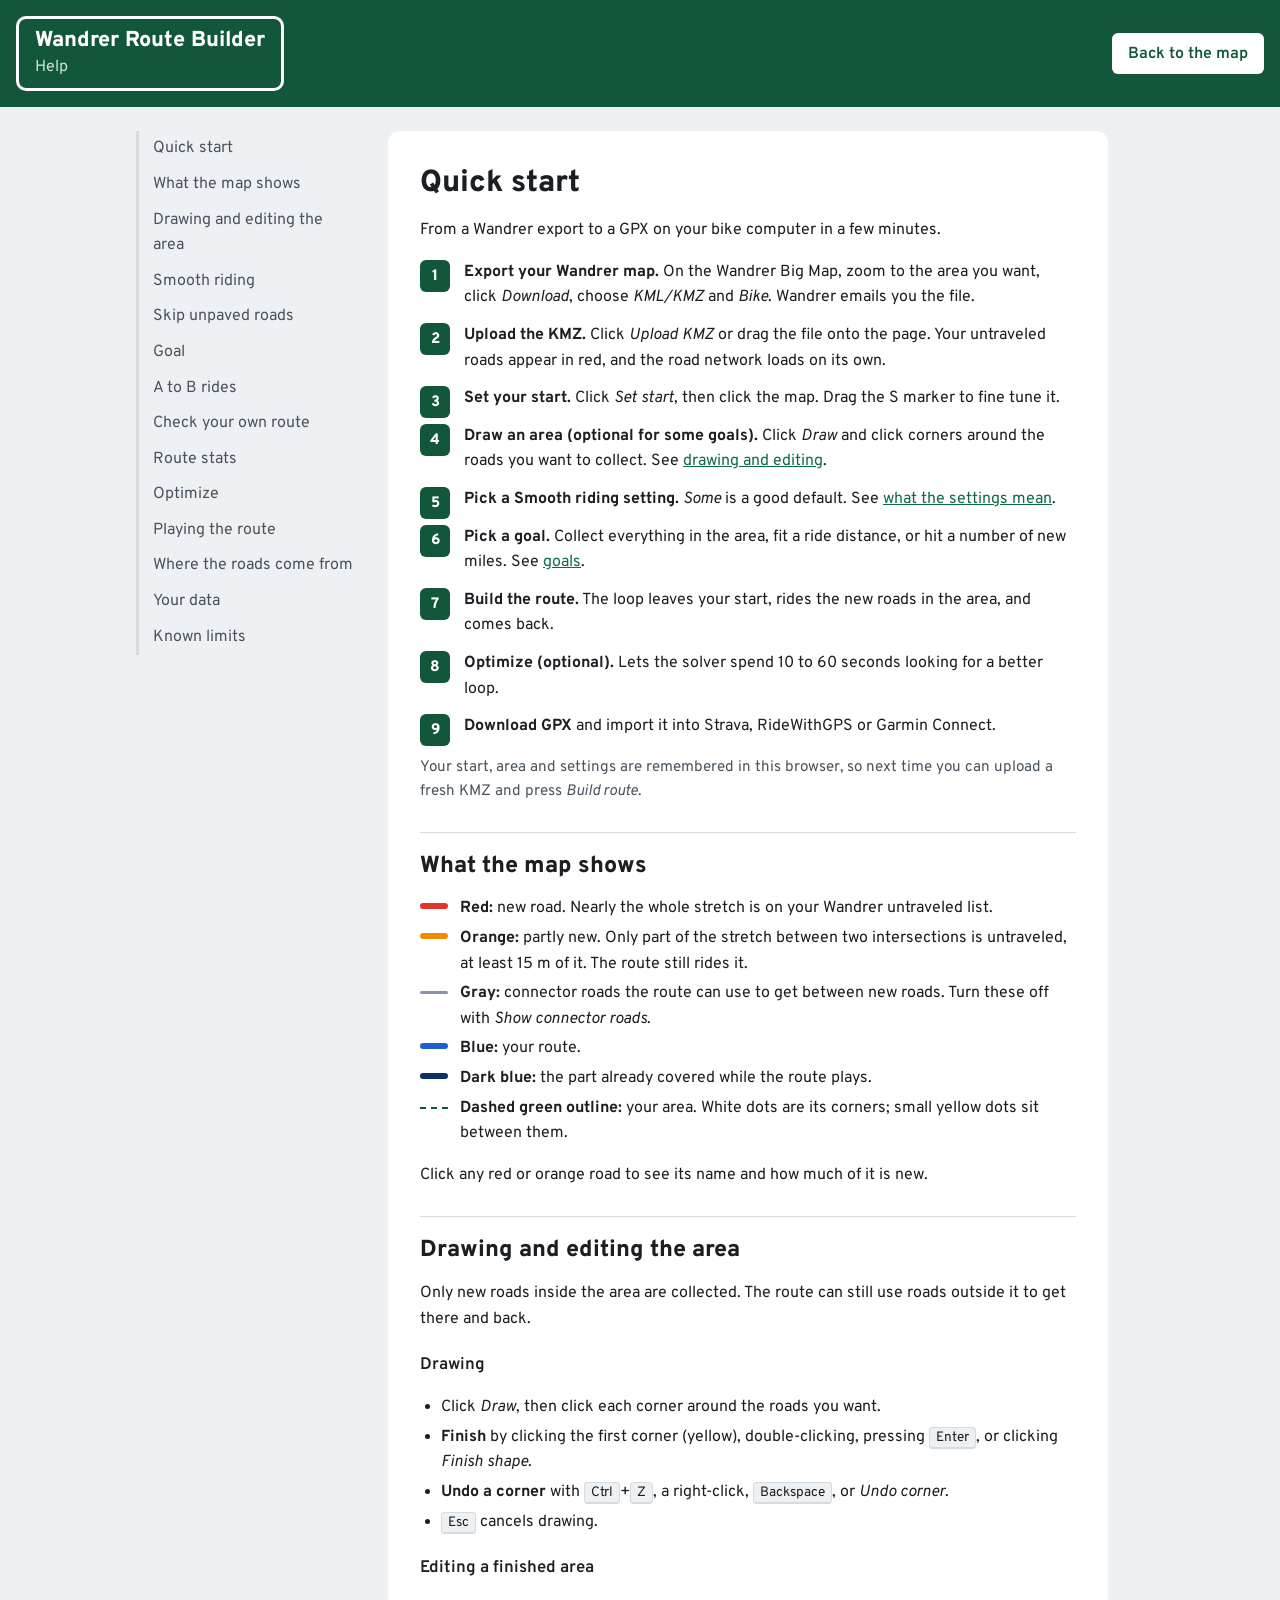
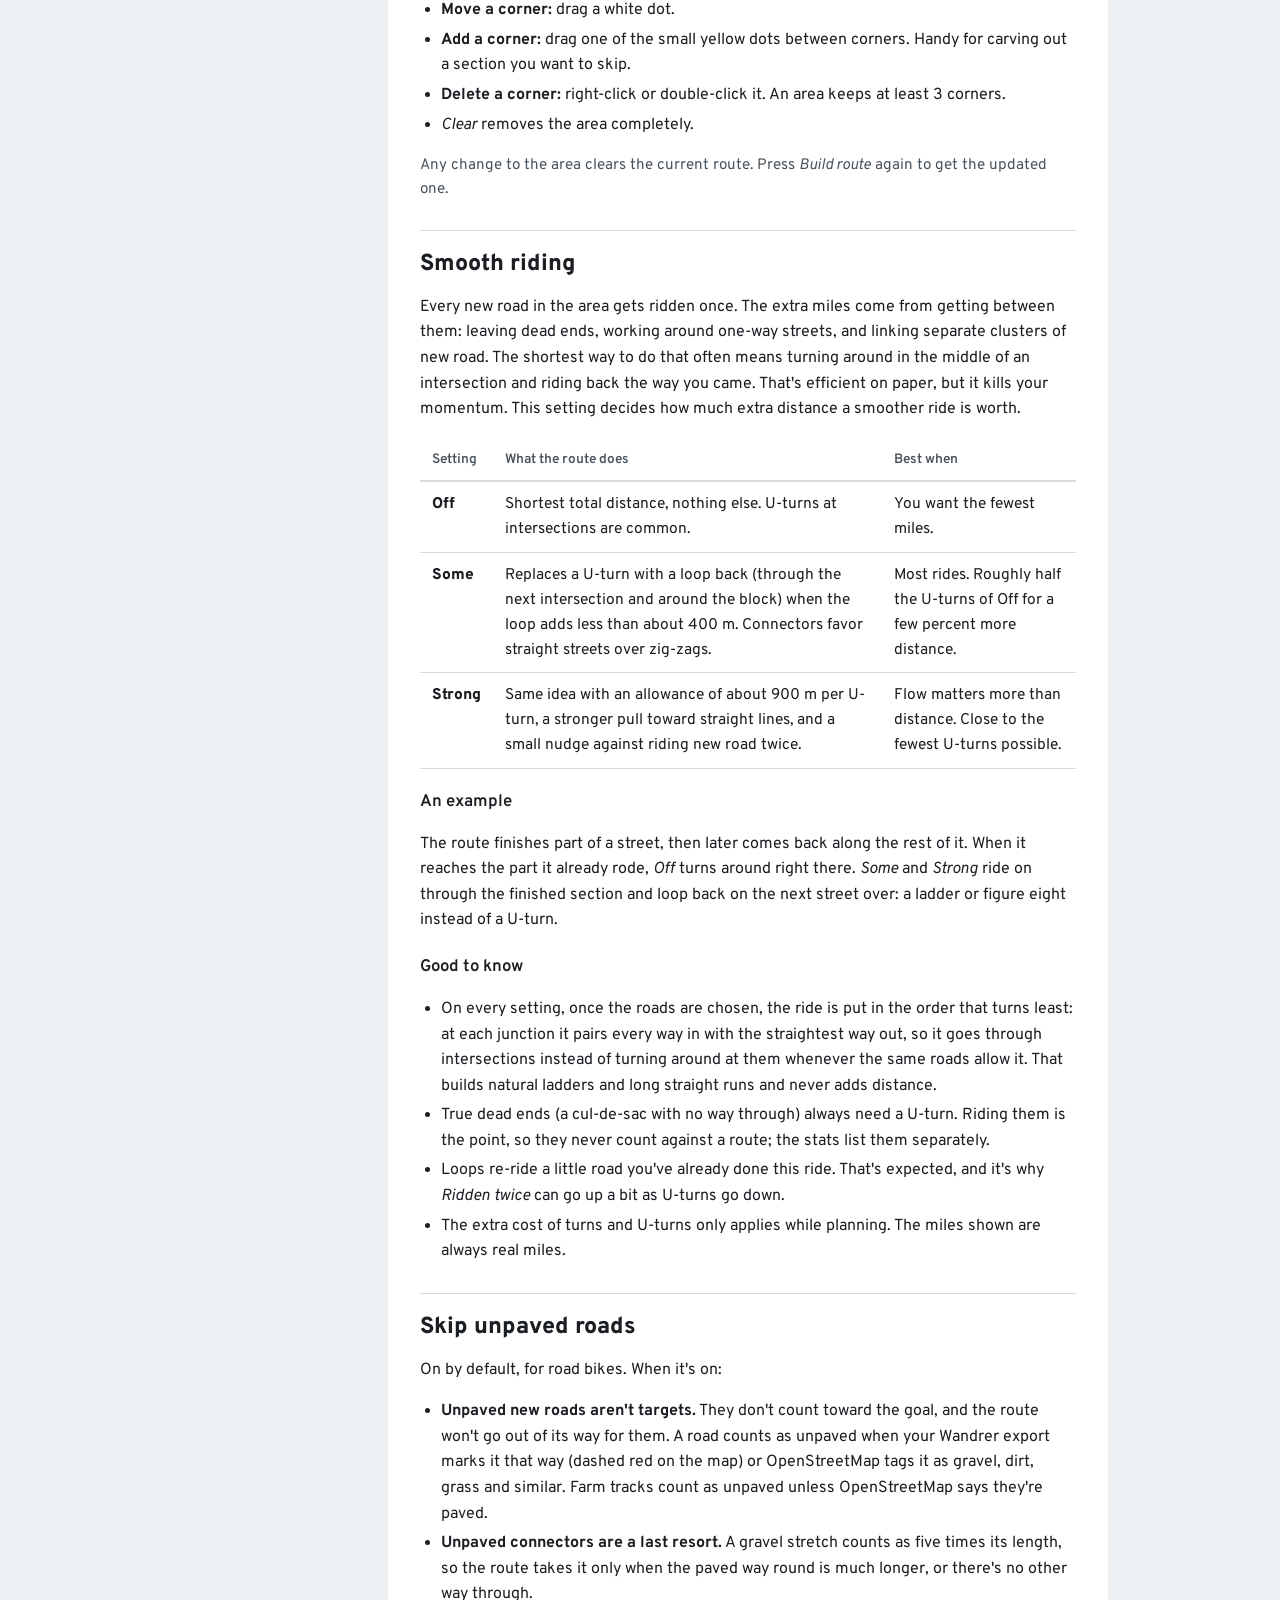
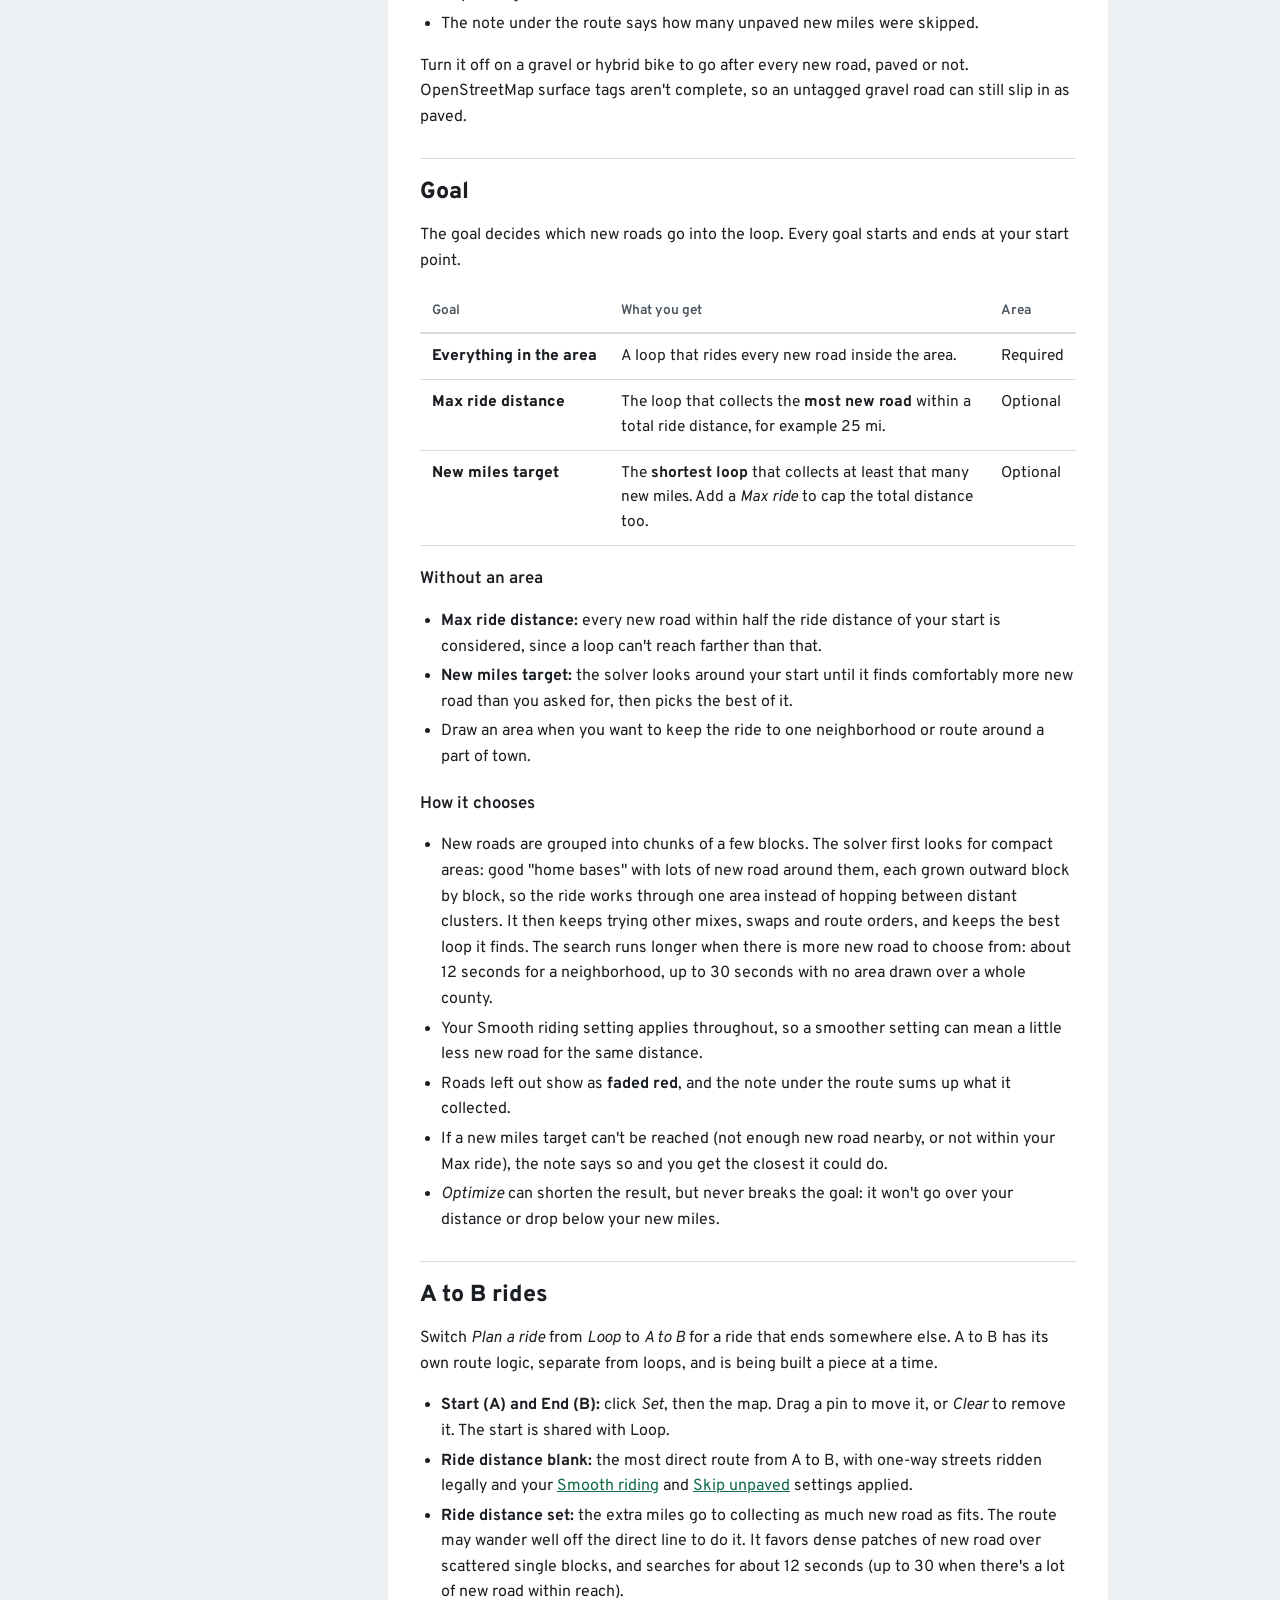
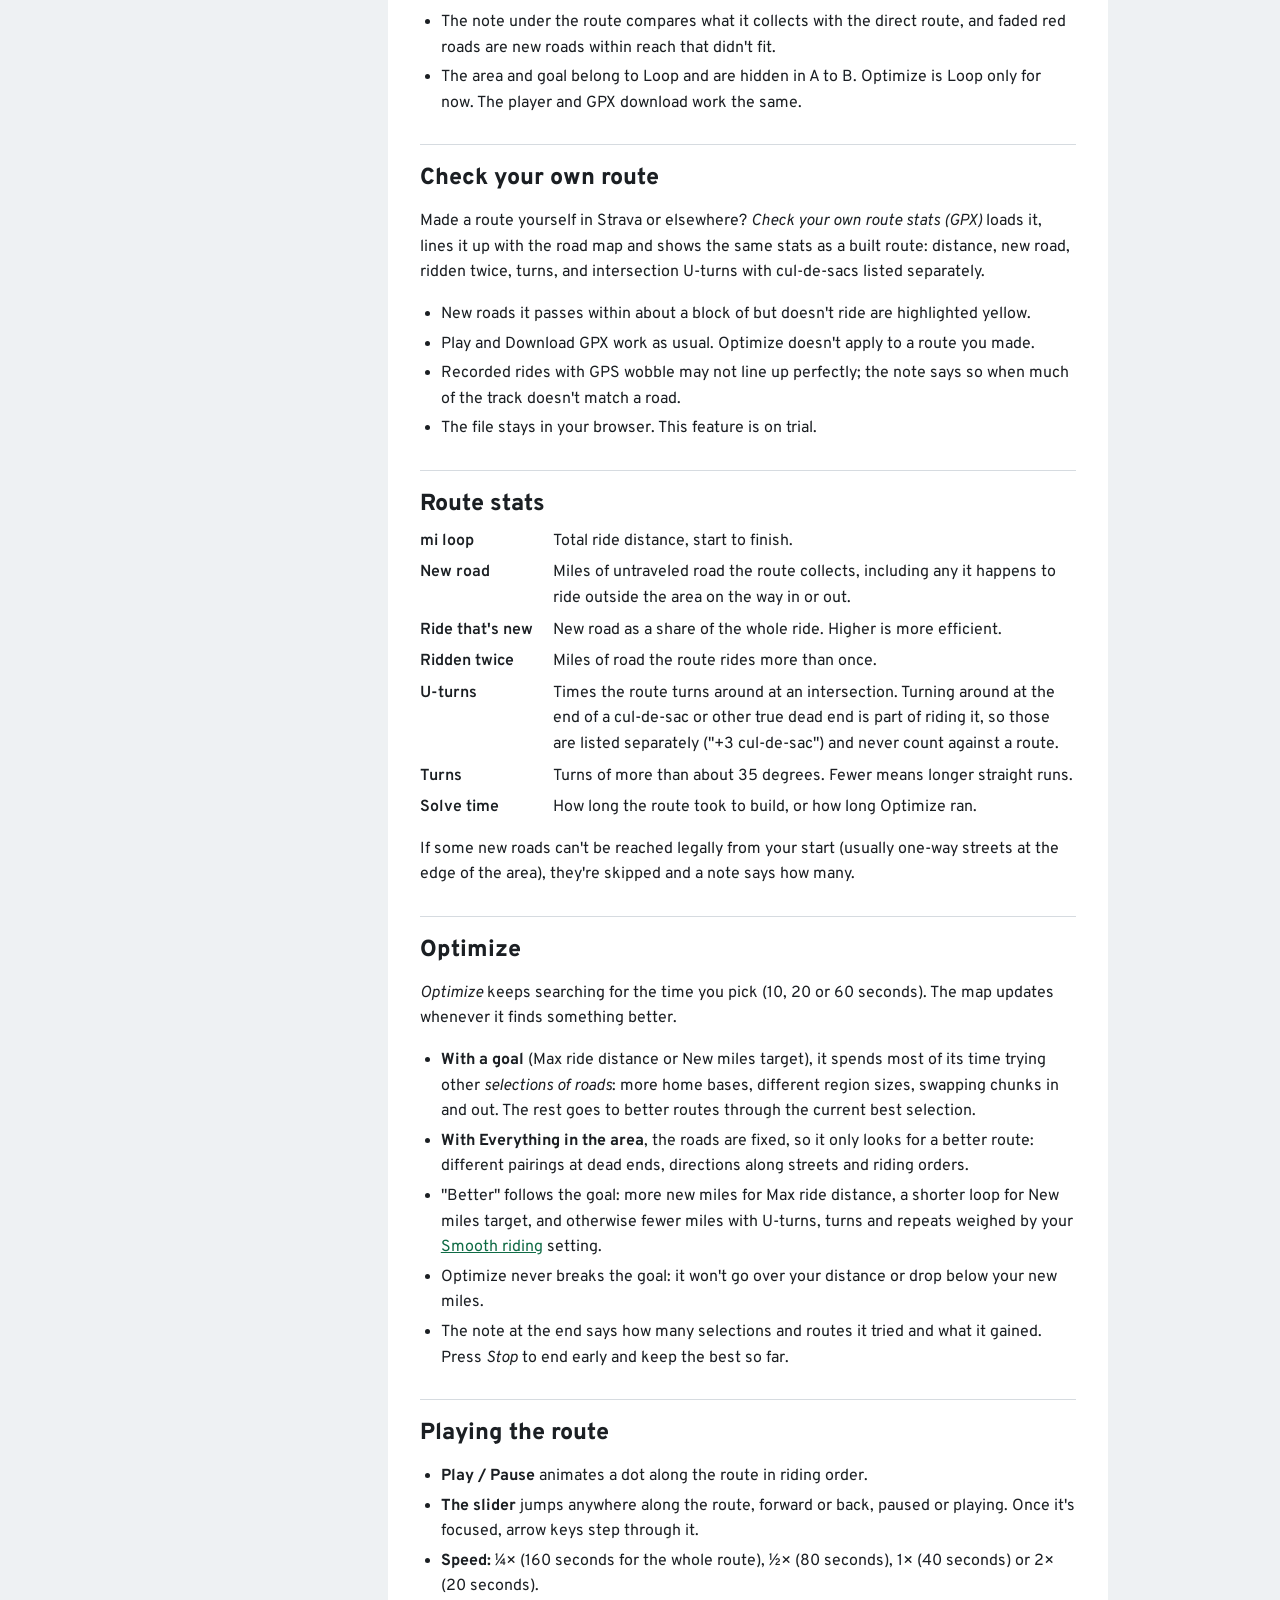
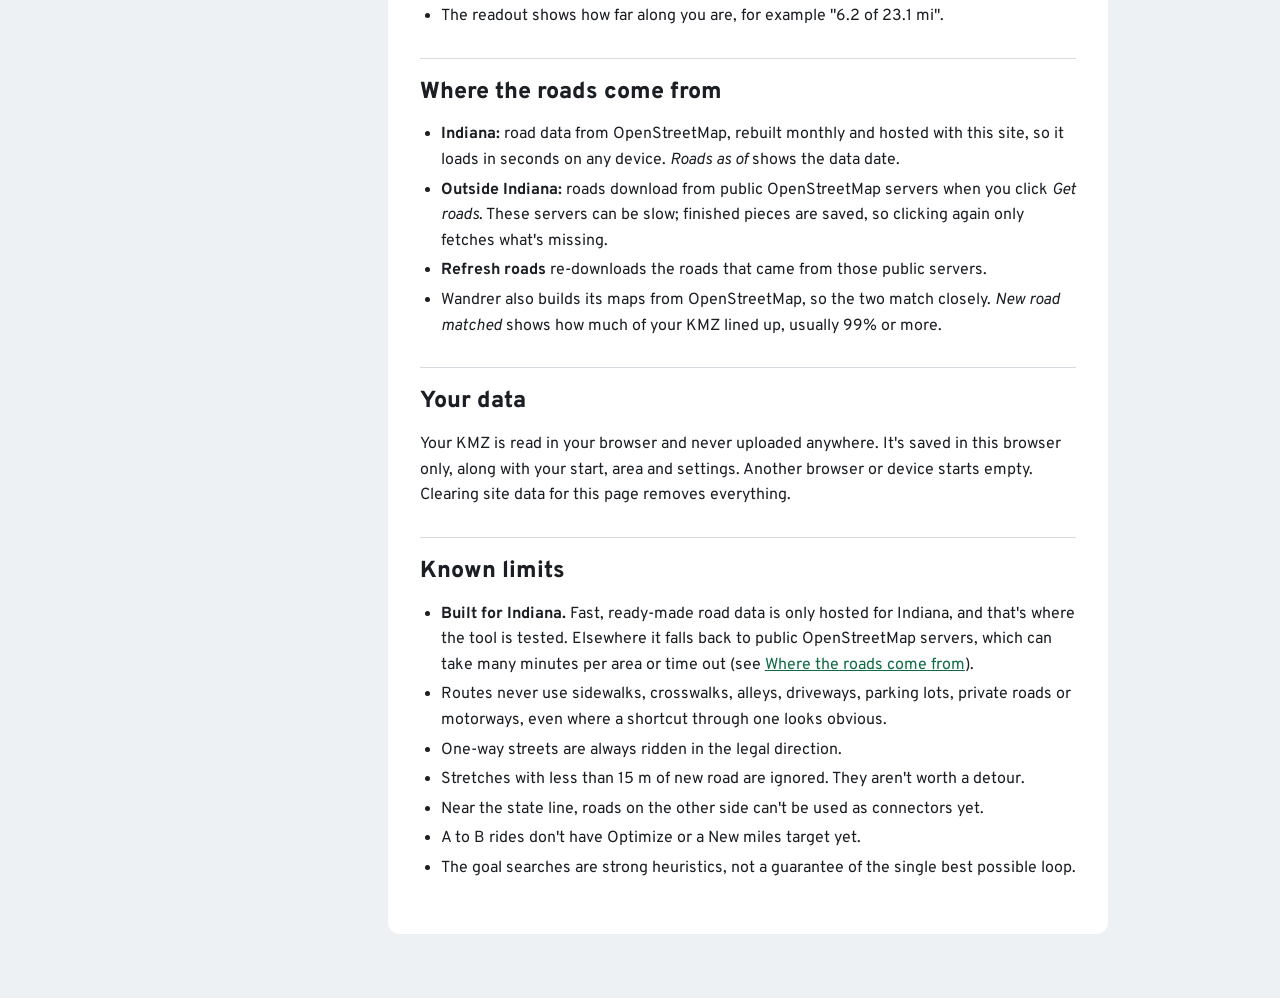
<file: help.html>
<!doctype html>
<html lang="en">
<head>
  <meta charset="utf-8">
  <meta name="viewport" content="width=device-width, initial-scale=1">
  <title>Help: Wandrer Route Builder</title>
  <meta name="description" content="How to use Wandrer Route Builder.">
  <link rel="preconnect" href="https://fonts.googleapis.com">
  <link rel="preconnect" href="https://fonts.gstatic.com" crossorigin>
  <link href="https://fonts.googleapis.com/css2?family=Overpass:wght@400;600;800&display=swap" rel="stylesheet">
  <link rel="stylesheet" href="css/help.css?v=21">
</head>
<body>
  <header class="help-top">
    <div class="sign">
      <p class="sign-title">Wandrer Route Builder</p>
      <p class="sign-sub">Help</p>
    </div>
    <a class="back" href="./">Back to the map</a>
  </header>

  <div class="help-wrap">
    <nav class="toc" aria-label="On this page">
      <ol>
        <li><a href="#quick-start">Quick start</a></li>
        <li><a href="#colors">What the map shows</a></li>
        <li><a href="#area">Drawing and editing the area</a></li>
        <li><a href="#smooth">Smooth riding</a></li>
        <li><a href="#unpaved">Skip unpaved roads</a></li>
        <li><a href="#goals">Goal</a></li>
        <li><a href="#atob">A to B rides</a></li>
        <li><a href="#check">Check your own route</a></li>
        <li><a href="#stats">Route stats</a></li>
        <li><a href="#optimize">Optimize</a></li>
        <li><a href="#player">Playing the route</a></li>
        <li><a href="#data">Where the roads come from</a></li>
        <li><a href="#privacy">Your data</a></li>
        <li><a href="#limits">Known limits</a></li>
      </ol>
    </nav>

    <main class="help">
      <section id="quick-start">
        <h1>Quick start</h1>
        <p>From a Wandrer export to a GPX on your bike computer in a few minutes.</p>
        <ol class="steps">
          <li><strong>Export your Wandrer map.</strong> On the Wandrer Big Map, zoom to the area you want, click <em>Download</em>, choose <em>KML/KMZ</em> and <em>Bike</em>. Wandrer emails you the file.</li>
          <li><strong>Upload the KMZ.</strong> Click <em>Upload KMZ</em> or drag the file onto the page. Your untraveled roads appear in red, and the road network loads on its own.</li>
          <li><strong>Set your start.</strong> Click <em>Set start</em>, then click the map. Drag the S marker to fine tune it.</li>
          <li><strong>Draw an area (optional for some goals).</strong> Click <em>Draw</em> and click corners around the roads you want to collect. See <a href="#area">drawing and editing</a>.</li>
          <li><strong>Pick a Smooth riding setting.</strong> <em>Some</em> is a good default. See <a href="#smooth">what the settings mean</a>.</li>
          <li><strong>Pick a goal.</strong> Collect everything in the area, fit a ride distance, or hit a number of new miles. See <a href="#goals">goals</a>.</li>
          <li><strong>Build the route.</strong> The loop leaves your start, rides the new roads in the area, and comes back.</li>
          <li><strong>Optimize (optional).</strong> Lets the solver spend 10 to 60 seconds looking for a better loop.</li>
          <li><strong>Download GPX</strong> and import it into Strava, RideWithGPS or Garmin Connect.</li>
        </ol>
        <p class="note">Your start, area and settings are remembered in this browser, so next time you can upload a fresh KMZ and press <em>Build route</em>.</p>
      </section>

      <section id="colors">
        <h2>What the map shows</h2>
        <ul class="legend">
          <li><span class="swatch red"></span><span><strong>Red:</strong> new road. Nearly the whole stretch is on your Wandrer untraveled list.</span></li>
          <li><span class="swatch orange"></span><span><strong>Orange:</strong> partly new. Only part of the stretch between two intersections is untraveled, at least 15 m of it. The route still rides it.</span></li>
          <li><span class="swatch gray"></span><span><strong>Gray:</strong> connector roads the route can use to get between new roads. Turn these off with <em>Show connector roads</em>.</span></li>
          <li><span class="swatch blue"></span><span><strong>Blue:</strong> your route.</span></li>
          <li><span class="swatch navy"></span><span><strong>Dark blue:</strong> the part already covered while the route plays.</span></li>
          <li><span class="swatch dash"></span><span><strong>Dashed green outline:</strong> your area. White dots are its corners; small yellow dots sit between them.</span></li>
        </ul>
        <p>Click any red or orange road to see its name and how much of it is new.</p>
      </section>

      <section id="area">
        <h2>Drawing and editing the area</h2>
        <p>Only new roads inside the area are collected. The route can still use roads outside it to get there and back.</p>
        <h3>Drawing</h3>
        <ul>
          <li>Click <em>Draw</em>, then click each corner around the roads you want.</li>
          <li><strong>Finish</strong> by clicking the first corner (yellow), double-clicking, pressing <kbd>Enter</kbd>, or clicking <em>Finish shape</em>.</li>
          <li><strong>Undo a corner</strong> with <kbd>Ctrl</kbd>+<kbd>Z</kbd>, a right-click, <kbd>Backspace</kbd>, or <em>Undo corner</em>.</li>
          <li><kbd>Esc</kbd> cancels drawing.</li>
        </ul>
        <h3>Editing a finished area</h3>
        <ul>
          <li><strong>Move a corner:</strong> drag a white dot.</li>
          <li><strong>Add a corner:</strong> drag one of the small yellow dots between corners. Handy for carving out a section you want to skip.</li>
          <li><strong>Delete a corner:</strong> right-click or double-click it. An area keeps at least 3 corners.</li>
          <li><em>Clear</em> removes the area completely.</li>
        </ul>
        <p class="note">Any change to the area clears the current route. Press <em>Build route</em> again to get the updated one.</p>
      </section>

      <section id="smooth">
        <h2>Smooth riding</h2>
        <p>Every new road in the area gets ridden once. The extra miles come from getting between them: leaving dead ends, working around one-way streets, and linking separate clusters of new road. The shortest way to do that often means turning around in the middle of an intersection and riding back the way you came. That's efficient on paper, but it kills your momentum. This setting decides how much extra distance a smoother ride is worth.</p>

        <div class="table-wrap">
          <table>
            <thead>
              <tr><th scope="col">Setting</th><th scope="col">What the route does</th><th scope="col">Best when</th></tr>
            </thead>
            <tbody>
              <tr>
                <th scope="row">Off</th>
                <td>Shortest total distance, nothing else. U-turns at intersections are common.</td>
                <td>You want the fewest miles.</td>
              </tr>
              <tr>
                <th scope="row">Some</th>
                <td>Replaces a U-turn with a loop back (through the next intersection and around the block) when the loop adds less than about 400 m. Connectors favor straight streets over zig-zags.</td>
                <td>Most rides. Roughly half the U-turns of Off for a few percent more distance.</td>
              </tr>
              <tr>
                <th scope="row">Strong</th>
                <td>Same idea with an allowance of about 900 m per U-turn, a stronger pull toward straight lines, and a small nudge against riding new road twice.</td>
                <td>Flow matters more than distance. Close to the fewest U-turns possible.</td>
              </tr>
            </tbody>
          </table>
        </div>

        <h3>An example</h3>
        <p>The route finishes part of a street, then later comes back along the rest of it. When it reaches the part it already rode, <em>Off</em> turns around right there. <em>Some</em> and <em>Strong</em> ride on through the finished section and loop back on the next street over: a ladder or figure eight instead of a U-turn.</p>

        <h3>Good to know</h3>
        <ul>
          <li>On every setting, once the roads are chosen, the ride is put in the order that turns least: at each junction it pairs every way in with the straightest way out, so it goes through intersections instead of turning around at them whenever the same roads allow it. That builds natural ladders and long straight runs and never adds distance.</li>
          <li>True dead ends (a cul-de-sac with no way through) always need a U-turn. Riding them is the point, so they never count against a route; the stats list them separately.</li>
          <li>Loops re-ride a little road you've already done this ride. That's expected, and it's why <em>Ridden twice</em> can go up a bit as U-turns go down.</li>
          <li>The extra cost of turns and U-turns only applies while planning. The miles shown are always real miles.</li>
        </ul>
      </section>

      <section id="unpaved">
        <h2>Skip unpaved roads</h2>
        <p>On by default, for road bikes. When it's on:</p>
        <ul>
          <li><strong>Unpaved new roads aren't targets.</strong> They don't count toward the goal, and the route won't go out of its way for them. A road counts as unpaved when your Wandrer export marks it that way (dashed red on the map) or OpenStreetMap tags it as gravel, dirt, grass and similar. Farm tracks count as unpaved unless OpenStreetMap says they're paved.</li>
          <li><strong>Unpaved connectors are a last resort.</strong> A gravel stretch counts as five times its length, so the route takes it only when the paved way round is much longer, or there's no other way through.</li>
          <li>The note under the route says how many unpaved new miles were skipped.</li>
        </ul>
        <p>Turn it off on a gravel or hybrid bike to go after every new road, paved or not. OpenStreetMap surface tags aren't complete, so an untagged gravel road can still slip in as paved.</p>
      </section>

      <section id="goals">
        <h2>Goal</h2>
        <p>The goal decides which new roads go into the loop. Every goal starts and ends at your start point.</p>
        <div class="table-wrap">
          <table>
            <thead><tr><th scope="col">Goal</th><th scope="col">What you get</th><th scope="col">Area</th></tr></thead>
            <tbody>
              <tr><th scope="row">Everything in the area</th><td>A loop that rides every new road inside the area.</td><td>Required</td></tr>
              <tr><th scope="row">Max ride distance</th><td>The loop that collects the <strong>most new road</strong> within a total ride distance, for example 25 mi.</td><td>Optional</td></tr>
              <tr><th scope="row">New miles target</th><td>The <strong>shortest loop</strong> that collects at least that many new miles. Add a <em>Max ride</em> to cap the total distance too.</td><td>Optional</td></tr>
            </tbody>
          </table>
        </div>
        <h3>Without an area</h3>
        <ul>
          <li><strong>Max ride distance:</strong> every new road within half the ride distance of your start is considered, since a loop can't reach farther than that.</li>
          <li><strong>New miles target:</strong> the solver looks around your start until it finds comfortably more new road than you asked for, then picks the best of it.</li>
          <li>Draw an area when you want to keep the ride to one neighborhood or route around a part of town.</li>
        </ul>
        <h3>How it chooses</h3>
        <ul>
          <li>New roads are grouped into chunks of a few blocks. The solver first looks for compact areas: good "home bases" with lots of new road around them, each grown outward block by block, so the ride works through one area instead of hopping between distant clusters. It then keeps trying other mixes, swaps and route orders, and keeps the best loop it finds. The search runs longer when there is more new road to choose from: about 12 seconds for a neighborhood, up to 30 seconds with no area drawn over a whole county.</li>
          <li>Your Smooth riding setting applies throughout, so a smoother setting can mean a little less new road for the same distance.</li>
          <li>Roads left out show as <strong>faded red</strong>, and the note under the route sums up what it collected.</li>
          <li>If a new miles target can't be reached (not enough new road nearby, or not within your Max ride), the note says so and you get the closest it could do.</li>
          <li><em>Optimize</em> can shorten the result, but never breaks the goal: it won't go over your distance or drop below your new miles.</li>
        </ul>
      </section>

      <section id="atob">
        <h2>A to B rides</h2>
        <p>Switch <em>Plan a ride</em> from <em>Loop</em> to <em>A to B</em> for a ride that ends somewhere else. A to B has its own route logic, separate from loops, and is being built a piece at a time.</p>
        <ul>
          <li><strong>Start (A) and End (B):</strong> click <em>Set</em>, then the map. Drag a pin to move it, or <em>Clear</em> to remove it. The start is shared with Loop.</li>
          <li><strong>Ride distance blank:</strong> the most direct route from A to B, with one-way streets ridden legally and your <a href="#smooth">Smooth riding</a> and <a href="#unpaved">Skip unpaved</a> settings applied.</li>
          <li><strong>Ride distance set:</strong> the extra miles go to collecting as much new road as fits. The route may wander well off the direct line to do it. It favors dense patches of new road over scattered single blocks, and searches for about 12 seconds (up to 30 when there's a lot of new road within reach).</li>
          <li>The note under the route compares what it collects with the direct route, and faded red roads are new roads within reach that didn't fit.</li>
          <li>The area and goal belong to Loop and are hidden in A to B. Optimize is Loop only for now. The player and GPX download work the same.</li>
        </ul>
      </section>

      <section id="check">
        <h2>Check your own route</h2>
        <p>Made a route yourself in Strava or elsewhere? <em>Check your own route stats (GPX)</em> loads it, lines it up with the road map and shows the same stats as a built route: distance, new road, ridden twice, turns, and intersection U-turns with cul-de-sacs listed separately.</p>
        <ul>
          <li>New roads it passes within about a block of but doesn't ride are highlighted yellow.</li>
          <li>Play and Download GPX work as usual. Optimize doesn't apply to a route you made.</li>
          <li>Recorded rides with GPS wobble may not line up perfectly; the note says so when much of the track doesn't match a road.</li>
          <li>The file stays in your browser. This feature is on trial.</li>
        </ul>
      </section>

      <section id="stats">
        <h2>Route stats</h2>
        <dl class="defs">
          <dt>mi loop</dt><dd>Total ride distance, start to finish.</dd>
          <dt>New road</dt><dd>Miles of untraveled road the route collects, including any it happens to ride outside the area on the way in or out.</dd>
          <dt>Ride that's new</dt><dd>New road as a share of the whole ride. Higher is more efficient.</dd>
          <dt>Ridden twice</dt><dd>Miles of road the route rides more than once.</dd>
          <dt>U-turns</dt><dd>Times the route turns around at an intersection. Turning around at the end of a cul-de-sac or other true dead end is part of riding it, so those are listed separately ("+3 cul-de-sac") and never count against a route.</dd>
          <dt>Turns</dt><dd>Turns of more than about 35 degrees. Fewer means longer straight runs.</dd>
          <dt>Solve time</dt><dd>How long the route took to build, or how long Optimize ran.</dd>
        </dl>
        <p>If some new roads can't be reached legally from your start (usually one-way streets at the edge of the area), they're skipped and a note says how many.</p>
      </section>

      <section id="optimize">
        <h2>Optimize</h2>
        <p><em>Optimize</em> keeps searching for the time you pick (10, 20 or 60 seconds). The map updates whenever it finds something better.</p>
        <ul>
          <li><strong>With a goal</strong> (Max ride distance or New miles target), it spends most of its time trying other <em>selections of roads</em>: more home bases, different region sizes, swapping chunks in and out. The rest goes to better routes through the current best selection.</li>
          <li><strong>With Everything in the area</strong>, the roads are fixed, so it only looks for a better route: different pairings at dead ends, directions along streets and riding orders.</li>
          <li>"Better" follows the goal: more new miles for Max ride distance, a shorter loop for New miles target, and otherwise fewer miles with U-turns, turns and repeats weighed by your <a href="#smooth">Smooth riding</a> setting.</li>
          <li>Optimize never breaks the goal: it won't go over your distance or drop below your new miles.</li>
          <li>The note at the end says how many selections and routes it tried and what it gained. Press <em>Stop</em> to end early and keep the best so far.</li>
        </ul>
      </section>

      <section id="player">
        <h2>Playing the route</h2>
        <ul>
          <li><strong>Play / Pause</strong> animates a dot along the route in riding order.</li>
          <li><strong>The slider</strong> jumps anywhere along the route, forward or back, paused or playing. Once it's focused, arrow keys step through it.</li>
          <li><strong>Speed:</strong> ¼× (160 seconds for the whole route), ½× (80 seconds), 1× (40 seconds) or 2× (20 seconds).</li>
          <li>The readout shows how far along you are, for example "6.2 of 23.1 mi".</li>
        </ul>
      </section>

      <section id="data">
        <h2>Where the roads come from</h2>
        <ul>
          <li><strong>Indiana:</strong> road data from OpenStreetMap, rebuilt monthly and hosted with this site, so it loads in seconds on any device. <em>Roads as of</em> shows the data date.</li>
          <li><strong>Outside Indiana:</strong> roads download from public OpenStreetMap servers when you click <em>Get roads</em>. These servers can be slow; finished pieces are saved, so clicking again only fetches what's missing.</li>
          <li><strong>Refresh roads</strong> re-downloads the roads that came from those public servers.</li>
          <li>Wandrer also builds its maps from OpenStreetMap, so the two match closely. <em>New road matched</em> shows how much of your KMZ lined up, usually 99% or more.</li>
        </ul>
      </section>

      <section id="privacy">
        <h2>Your data</h2>
        <p>Your KMZ is read in your browser and never uploaded anywhere. It's saved in this browser only, along with your start, area and settings. Another browser or device starts empty. Clearing site data for this page removes everything.</p>
      </section>

      <section id="limits">
        <h2>Known limits</h2>
        <ul>
          <li><strong>Built for Indiana.</strong> Fast, ready-made road data is only hosted for Indiana, and that's where the tool is tested. Elsewhere it falls back to public OpenStreetMap servers, which can take many minutes per area or time out (see <a href="#data">Where the roads come from</a>).</li>
          <li>Routes never use sidewalks, crosswalks, alleys, driveways, parking lots, private roads or motorways, even where a shortcut through one looks obvious.</li>
          <li>One-way streets are always ridden in the legal direction.</li>
          <li>Stretches with less than 15 m of new road are ignored. They aren't worth a detour.</li>
          <li>Near the state line, roads on the other side can't be used as connectors yet.</li>
          <li>A to B rides don't have Optimize or a New miles target yet.</li>
          <li>The goal searches are strong heuristics, not a guarantee of the single best possible loop.</li>
        </ul>
      </section>
    </main>
  </div>
</body>
</html>
</file>
<file: css/help.css>
:root {
  --sign: #12573a;
  --sign-ink: #ffffff;
  --sign-ink-soft: #cfe3d8;
  --paint: #f2b705;
  --untraveled: #e0362c;
  --route: #1d5fd1;
  --bg: #eef1f3;
  --card: #ffffff;
  --ink: #1b1f23;
  --ink-soft: #4a545e;
  --rule: #d6dbe0;
  --link: #0f6b45;
  --font: "Overpass", system-ui, sans-serif;
}
@media (prefers-color-scheme: dark) {
  :root:not([data-theme="light"]) {
    --bg: #15191c; --card: #1e2428; --ink: #e8ecef; --ink-soft: #a9b3bb; --rule: #333c43; --link: #7fd1a8;
  }
}
:root[data-theme="dark"] {
  --bg: #15191c; --card: #1e2428; --ink: #e8ecef; --ink-soft: #a9b3bb; --rule: #333c43; --link: #7fd1a8;
}

* { box-sizing: border-box; }
html { scroll-behavior: smooth; }
@media (prefers-reduced-motion: reduce) { html { scroll-behavior: auto; } }
body { margin: 0; background: var(--bg); color: var(--ink); font-family: var(--font); line-height: 1.6; -webkit-font-smoothing: antialiased; }
a { color: var(--link); }
a:focus-visible { outline: 3px solid var(--paint); outline-offset: 2px; }

/* ---------- header: the same guide-sign as the app ---------- */
.help-top {
  background: var(--sign); color: var(--sign-ink);
  display: flex; align-items: center; justify-content: space-between; gap: 16px; flex-wrap: wrap;
  padding: 16px;
}
.sign { border: 3px solid var(--sign-ink); border-radius: 10px; padding: 10px 16px 8px; }
.sign-title { margin: 0; font-size: 1.35rem; font-weight: 800; line-height: 1.1; }
.sign-sub { margin: 2px 0 0; color: var(--sign-ink-soft); }
.back {
  color: var(--sign); background: var(--sign-ink); font-weight: 600; text-decoration: none;
  padding: 9px 16px 7px; border-radius: 6px;
}
.back:hover { background: var(--sign-ink-soft); }

/* ---------- layout ---------- */
.help-wrap { max-width: 1040px; margin: 0 auto; padding: 24px 16px 64px; display: grid; grid-template-columns: 220px 1fr; gap: 32px; align-items: start; }
.toc { position: sticky; top: 16px; }
.toc ol { list-style: none; margin: 0; padding: 0; border-left: 3px solid var(--rule); }
.toc a { display: block; padding: 5px 0 5px 14px; margin-left: -3px; border-left: 3px solid transparent; color: var(--ink-soft); text-decoration: none; }
.toc a:hover { color: var(--ink); border-left-color: var(--sign); }

.help { background: var(--card); border-radius: 12px; padding: 8px 32px 24px; max-width: 72ch; }
.help section { padding: 20px 0 12px; border-top: 1px solid var(--rule); scroll-margin-top: 16px; }
.help section:first-child { border-top: 0; }
.help h1 { font-size: 1.9rem; line-height: 1.15; margin: 8px 0 8px; font-weight: 800; }
.help h2 { font-size: 1.45rem; line-height: 1.2; margin: 0 0 10px; font-weight: 800; }
.help h3 { font-size: 1.05rem; margin: 20px 0 6px; font-weight: 600; }
.help p, .help li { color: var(--ink); }
.help ul, .help ol { padding-left: 1.3em; }
.help li { margin: 4px 0; }
.note { color: var(--ink-soft) !important; font-size: 0.95rem; }

/* quick start steps: a real sequence, so numbered markers */
.steps { list-style: none; padding: 0 !important; counter-reset: step; }
.steps li { counter-increment: step; position: relative; padding-left: 44px; margin: 12px 0; }
.steps li::before {
  content: counter(step); position: absolute; left: 0; top: 0;
  width: 30px; height: 30px; border-radius: 6px; background: var(--sign); color: var(--sign-ink);
  display: grid; place-items: center; font-weight: 800; font-size: 0.95rem; padding-top: 2px;
}

/* legend */
.legend { list-style: none; padding: 0 !important; }
.legend li { display: flex; gap: 12px; align-items: baseline; }
.swatch { flex: none; width: 28px; height: 6px; border-radius: 3px; transform: translateY(-3px); }
.swatch.red { background: var(--untraveled); }
.swatch.orange { background: #f08c00; }
.swatch.gray { background: #8a94a6; height: 3px; }
.swatch.blue { background: var(--route); }
.swatch.navy { background: #0b2e66; }
.swatch.dash { height: 0; border-top: 2px dashed #12573a; border-radius: 0; }
@media (prefers-color-scheme: dark) { .swatch.dash { border-top-color: #7fd1a8; } }

/* settings table */
.table-wrap { overflow-x: auto; margin: 12px 0; }
table { border-collapse: collapse; width: 100%; font-size: 0.97rem; }
th, td { text-align: left; vertical-align: top; padding: 10px 12px; border-bottom: 1px solid var(--rule); }
thead th { font-size: 0.85rem; color: var(--ink-soft); font-weight: 600; border-bottom-width: 2px; }
tbody th { font-weight: 800; white-space: nowrap; }

/* definitions */
.defs { display: grid; grid-template-columns: max-content 1fr; gap: 6px 20px; margin: 8px 0 12px; }
.defs dt { font-weight: 600; }
.defs dd { margin: 0; }

kbd {
  font-family: var(--font); font-size: 0.85em; padding: 1px 6px; border-radius: 4px;
  border: 1px solid var(--rule); border-bottom-width: 2px; background: var(--bg);
}

/* ---------- phone ---------- */
@media (max-width: 760px) {
  .help-wrap { grid-template-columns: 1fr; gap: 16px; padding-top: 16px; }
  .toc { position: static; background: var(--card); border-radius: 12px; padding: 12px 16px; }
  .toc ol { columns: 2; column-gap: 16px; border-left: 0; }
  .toc a { padding-left: 0; border-left: 0; margin-left: 0; }
  .help { padding: 4px 16px 16px; }
  .defs { grid-template-columns: 1fr; gap: 0; }
  .defs dd { margin-bottom: 10px; }
}
</file>
